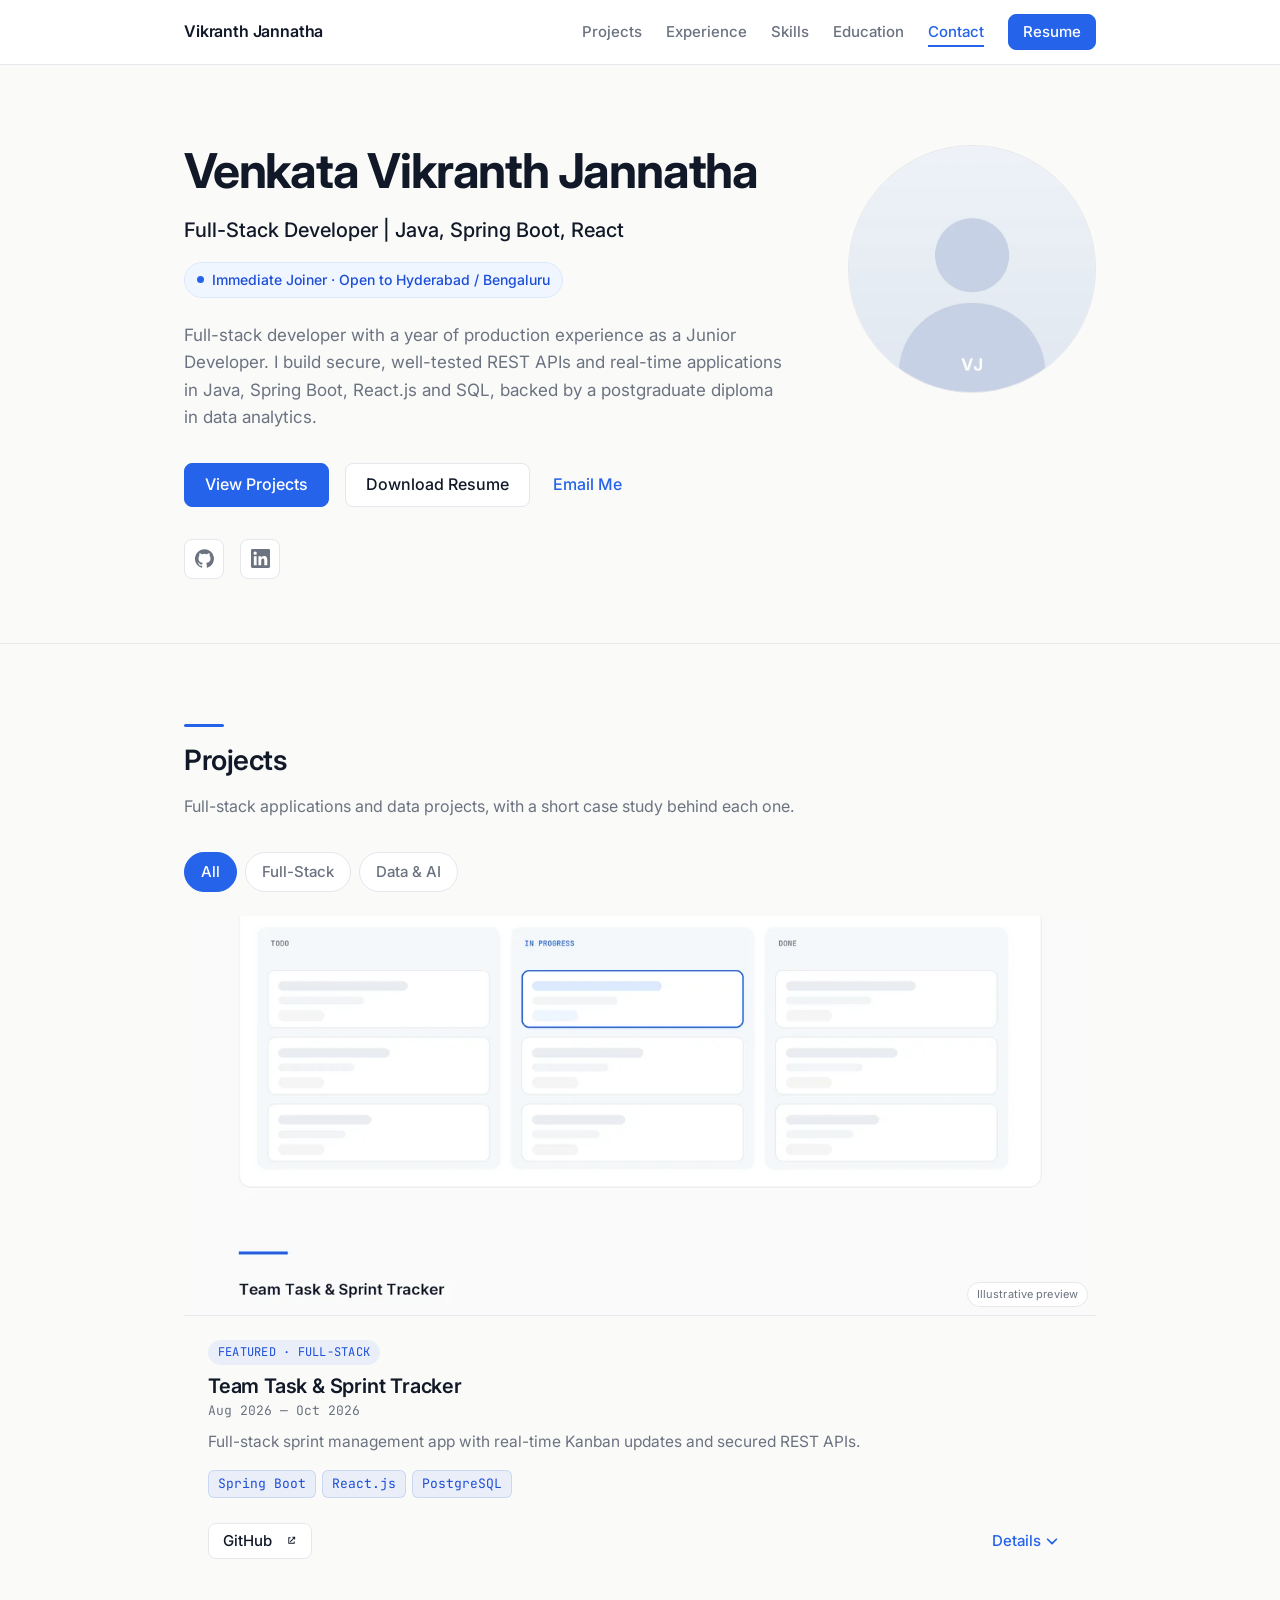
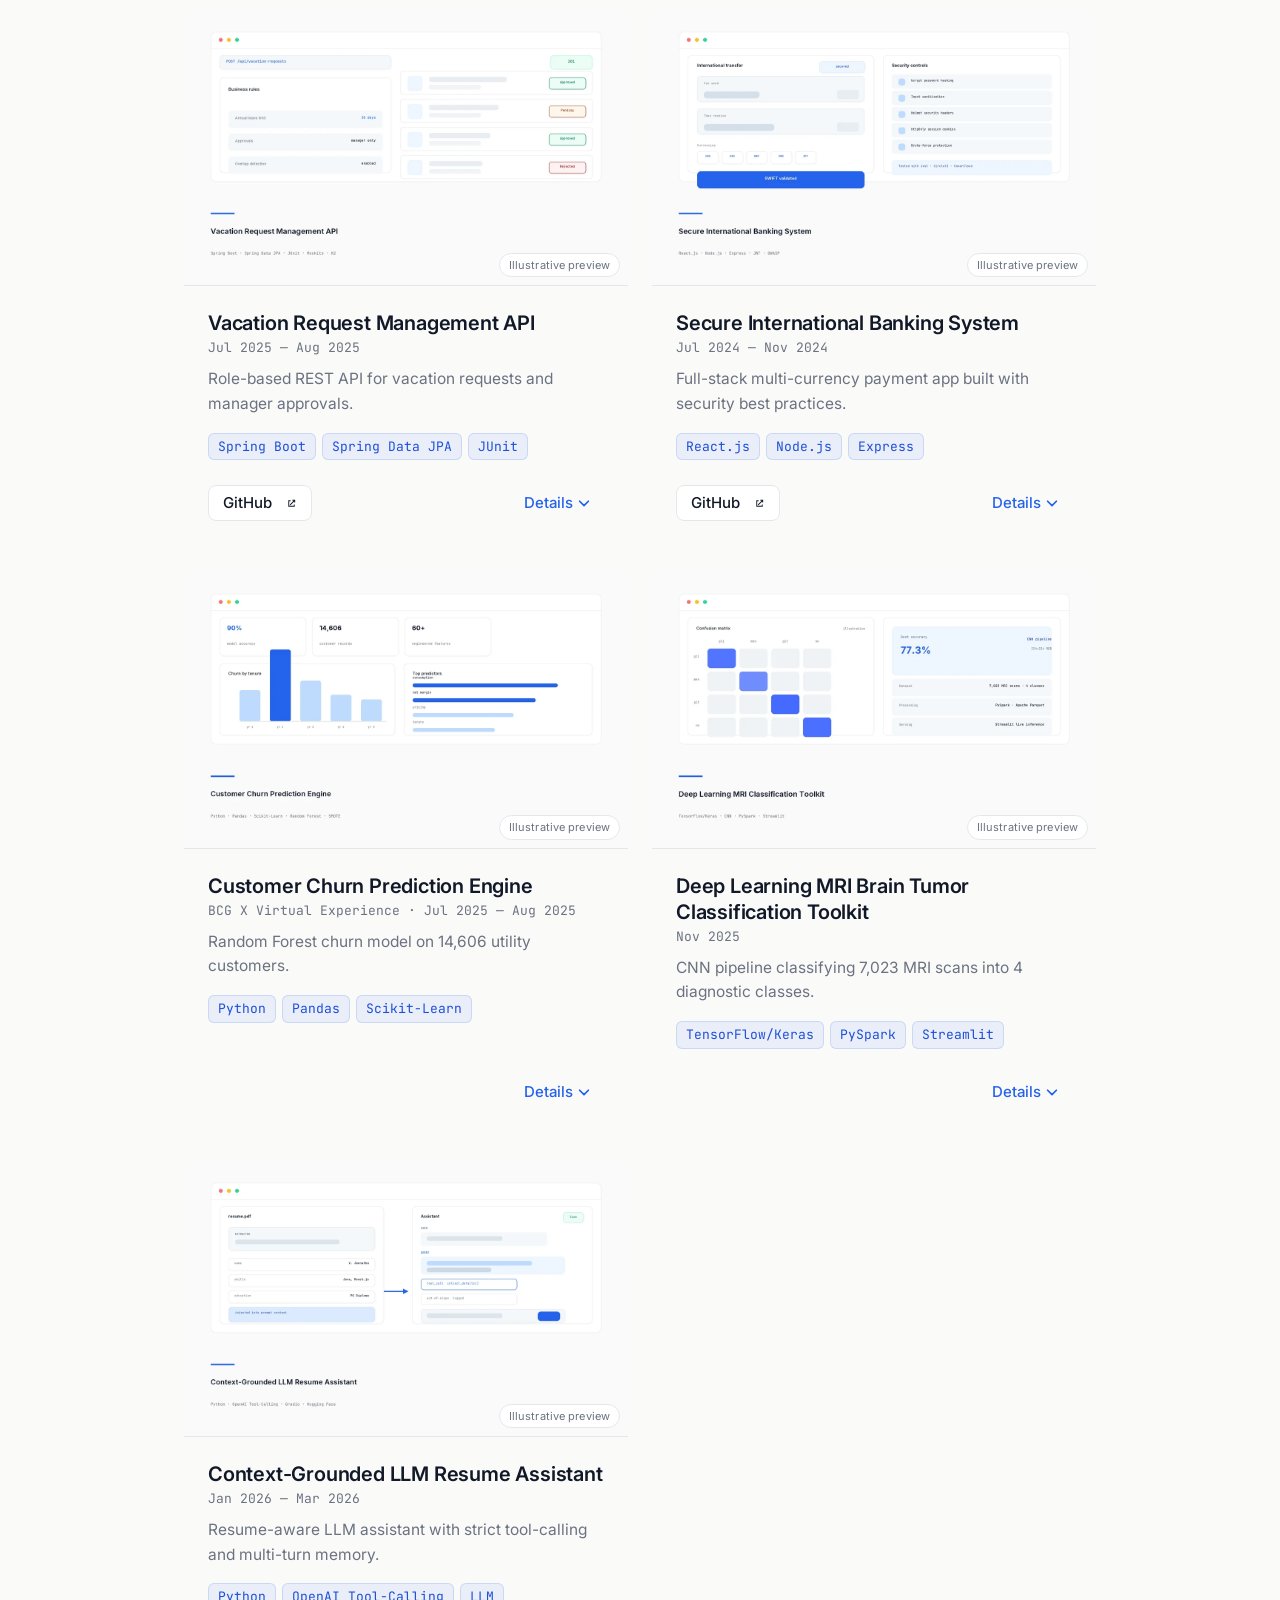
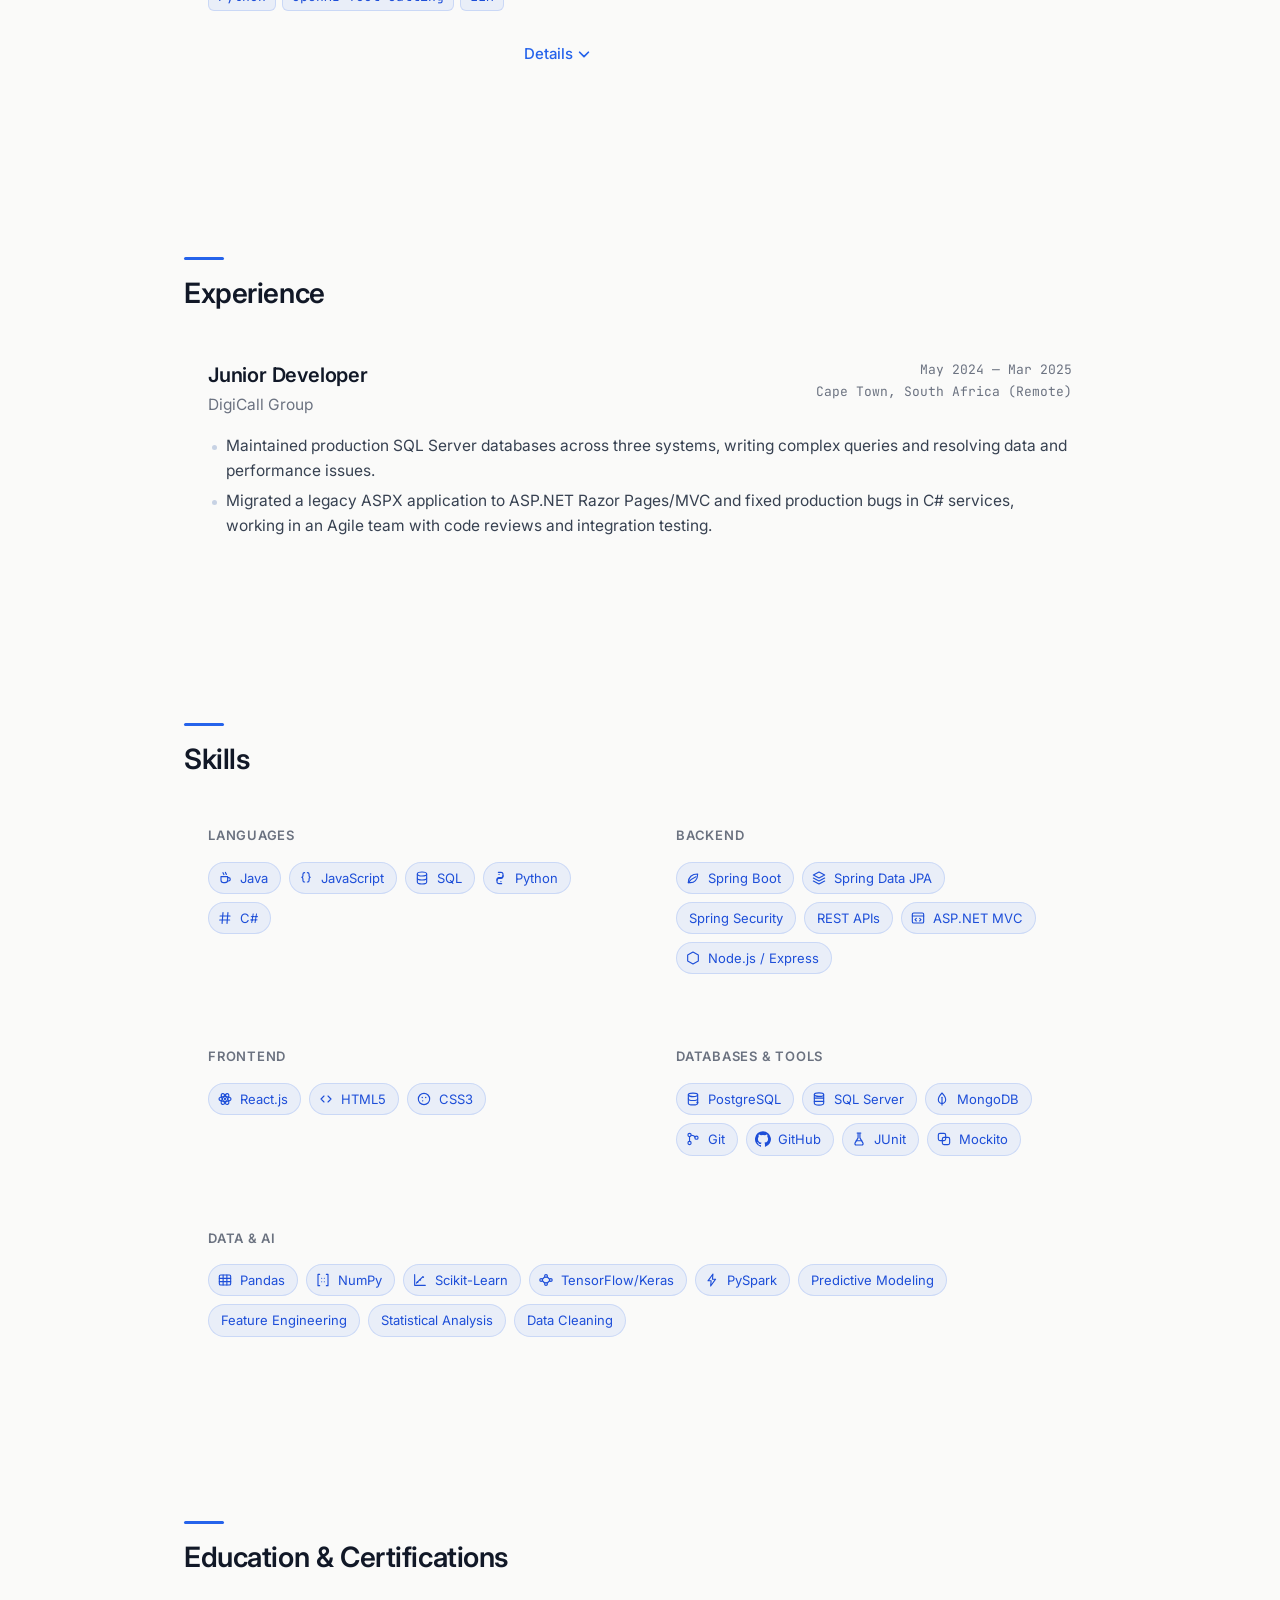
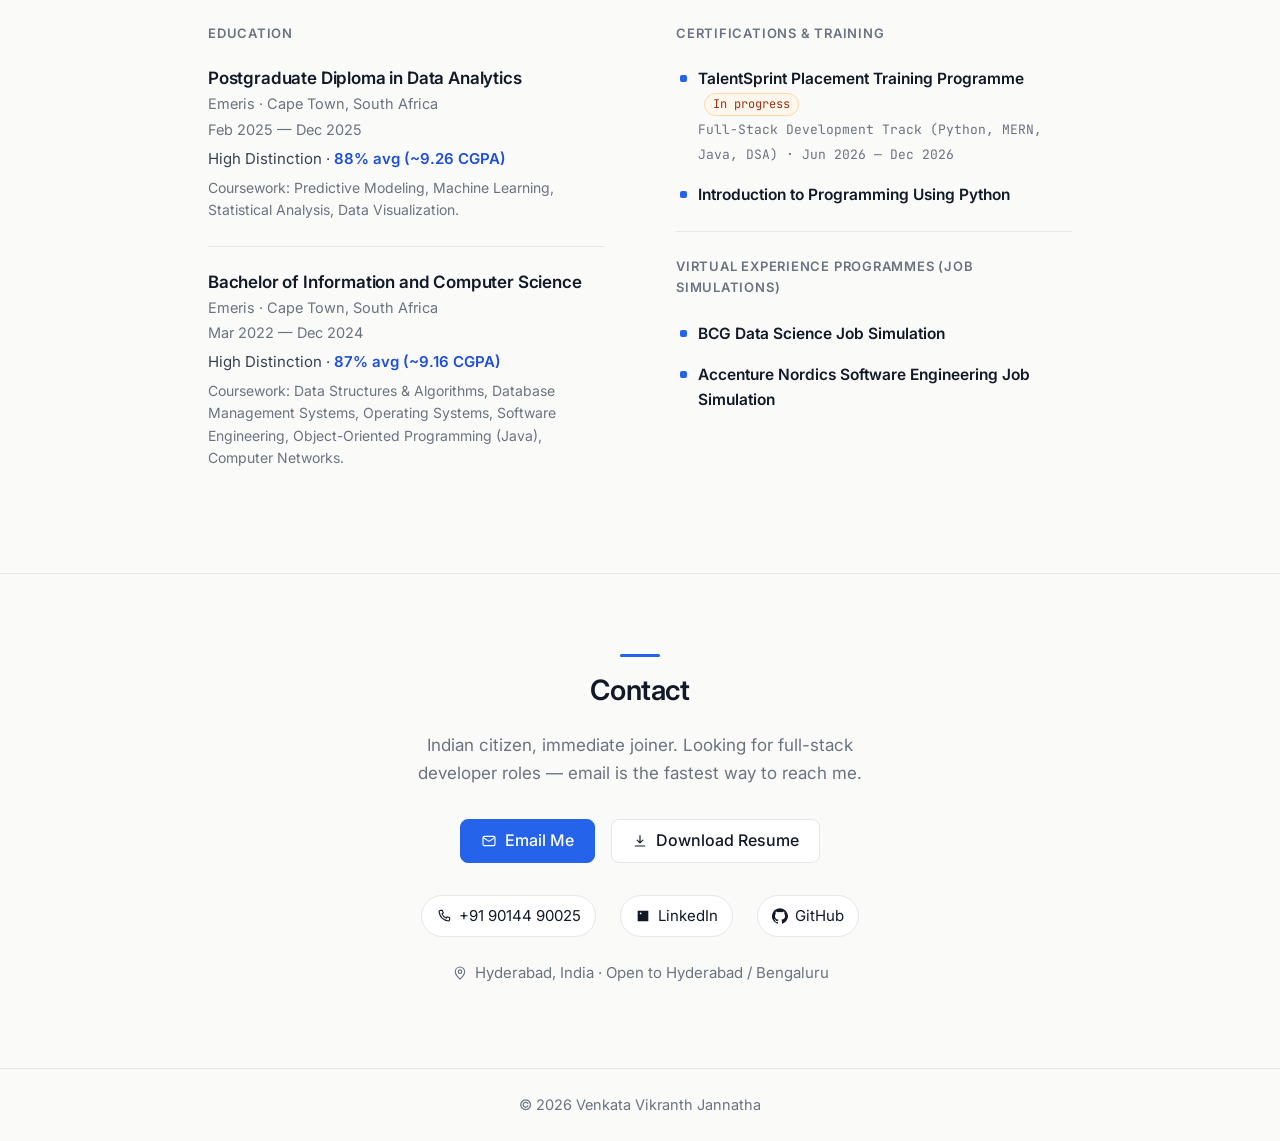
<file: index.html>
<!DOCTYPE html>
<html lang="en">
<head>
  <meta charset="UTF-8">
  <meta name="viewport" content="width=device-width, initial-scale=1.0">

  <title>Venkata Vikranth Jannatha — Full-Stack Developer</title>
  <meta name="description" content="Full-stack developer with a year of production experience as a Junior Developer. Secure REST APIs and real-time apps in Java, Spring Boot and React.js.">
  <meta name="author" content="Venkata Vikranth Jannatha">
  <meta name="theme-color" content="#fafaf9">

  <!-- Open Graph / social preview -->
  <meta property="og:type" content="website">
  <meta property="og:title" content="Venkata Vikranth Jannatha — Full-Stack Developer">
  <meta property="og:description" content="Full-stack developer with a year of production experience as a Junior Developer. Secure REST APIs and real-time apps in Java, Spring Boot and React.js.">
  <meta property="og:image" content="assets/images/og-image.png">
  <meta property="og:image:width" content="1200">
  <meta property="og:image:height" content="630">
  <meta name="twitter:card" content="summary_large_image">
  <meta name="twitter:title" content="Venkata Vikranth Jannatha — Full-Stack Developer">
  <meta name="twitter:description" content="Java, Spring Boot and React.js developer. Projects, case studies and resume.">
  <meta name="twitter:image" content="assets/images/og-image.png">

  <!-- TODO_SITE_URL: confirm this once GitHub Pages is enabled for the repository -->
  <link rel="canonical" href="https://janickvision27.github.io/Portfolio-Career/">

  <link rel="icon" type="image/png" sizes="32x32" href="assets/images/favicon-32.png">
  <link rel="apple-touch-icon" href="assets/images/apple-touch-icon.png">

  <!-- Fonts: Inter (400-700) + JetBrains Mono (400-500) -->
  <link rel="preconnect" href="https://fonts.googleapis.com">
  <link rel="preconnect" href="https://fonts.gstatic.com" crossorigin>
  <link
    href="https://fonts.googleapis.com/css2?family=Inter:wght@400;500;600;700&family=JetBrains+Mono:wght@400;500&display=swap"
    rel="stylesheet">

  <link rel="stylesheet" href="css/style.css">

  <script type="application/ld+json">
  {
    "@context": "https://schema.org",
    "@type": "Person",
    "name": "Venkata Vikranth Jannatha",
    "jobTitle": "Full-Stack Developer",
    "email": "vjannatha@gmail.com",
    "sameAs": [
      "https://github.com/JanickVision27",
      "https://www.linkedin.com/in/venkata-vikranth-jannatha-642323244/"
    ],
    "address": {
      "@type": "PostalAddress",
      "addressLocality": "Hyderabad",
      "addressCountry": "IN"
    }
  }
  </script>
</head>

<body id="top">

  <a class="skip-link" href="#main">Skip to content</a>

  <noscript>
    <style>
      /* Without JavaScript, nothing may stay hidden. */
      .filters { display: none; }                 /* the filter buttons would be dead controls */
      .details-toggle { display: none; }          /* so would the disclosure buttons */
      .project-card[hidden] { display: flex; }    /* a filtered-out card must still be readable */
      .details[hidden] { display: block; }        /* case studies read inline instead */
    </style>
  </noscript>

  <!-- ===================== 1. Navbar ===================== -->
  <header class="site-header" id="site-header">
    <div class="container nav-inner">
      <a class="logo" href="#top">Vikranth Jannatha</a>

      <button class="nav-toggle" type="button" id="nav-toggle"
              aria-expanded="false" aria-controls="nav" aria-label="Open menu">
        <span class="nav-toggle-bars" aria-hidden="true"></span>
      </button>

      <nav class="nav" id="nav" aria-label="Main">
        <ul class="nav-list">
          <li><a href="#projects">Projects</a></li>
          <li><a href="#experience">Experience</a></li>
          <li><a href="#skills">Skills</a></li>
          <li><a href="#education">Education</a></li>
          <li><a href="#contact">Contact</a></li>
          <li>
            <a class="btn btn--primary btn--sm" href="assets/resume.pdf" target="_blank" rel="noopener"
                 aria-label="Open the resume PDF in a new tab">
              Resume
            </a>
          </li>
        </ul>
      </nav>
    </div>
  </header>

  <main id="main">

    <!-- ===================== 2. Hero ===================== -->
    <section class="hero" aria-labelledby="hero-name">
      <div class="container hero-inner">

        <div class="hero-text">
          <h1 id="hero-name">Venkata Vikranth Jannatha</h1>
          <p class="hero-role">Full-Stack Developer&nbsp;|&nbsp;Java, Spring Boot, React</p>

          <p class="chip">
            <span class="chip-dot" aria-hidden="true"></span>
            Immediate Joiner · Open to Hyderabad / Bengaluru
          </p>

          <p class="hero-pitch">
            Full-stack developer with a year of production experience as a Junior Developer. I build secure, well-tested REST APIs and real-time applications in Java, Spring Boot, React.js and SQL, backed by a postgraduate diploma in data analytics.
          </p>

          <div class="hero-actions">
            <a class="btn btn--primary" href="#projects">View Projects</a>
            <a class="btn btn--outline" href="assets/resume.pdf" target="_blank" rel="noopener"
                 aria-label="Open the resume PDF in a new tab">
              Download Resume
            </a>
            <a class="btn btn--text" href="mailto:vjannatha@gmail.com">Email Me</a>
          </div>

          <ul class="hero-socials">
            <li>
              <a href="https://github.com/JanickVision27" target="_blank" rel="noopener">
                <span class="sr-only">GitHub profile (opens in a new tab)</span>
                <svg viewBox="0 0 24 24" aria-hidden="true" focusable="false">
                  <path d="M12 .3a12 12 0 0 0-3.8 23.4c.6.1.8-.3.8-.6v-2c-3.3.7-4-1.6-4-1.6-.6-1.4-1.4-1.8-1.4-1.8-1.1-.7.1-.7.1-.7 1.2.1 1.9 1.2 1.9 1.2 1 1.8 2.8 1.3 3.5 1 .1-.8.4-1.3.8-1.6-2.7-.3-5.5-1.3-5.5-5.9 0-1.3.5-2.4 1.2-3.2-.1-.3-.5-1.5.1-3.2 0 0 1-.3 3.3 1.2a11.5 11.5 0 0 1 6 0c2.3-1.5 3.3-1.2 3.3-1.2.6 1.7.2 2.9.1 3.2.8.8 1.2 1.9 1.2 3.2 0 4.6-2.8 5.6-5.5 5.9.4.4.8 1.1.8 2.2v3.3c0 .3.2.7.8.6A12 12 0 0 0 12 .3Z"/>
                </svg>
              </a>
            </li>
            <li>
              <!-- TODO_CONFIRM_LINKEDIN_URL: the same URL is used in the contact section and the JSON-LD block -->
              <a href="https://www.linkedin.com/in/venkata-vikranth-jannatha-642323244/" target="_blank" rel="noopener">
                <span class="sr-only">LinkedIn profile (opens in a new tab)</span>
                <svg viewBox="0 0 24 24" aria-hidden="true" focusable="false">
                  <path d="M20.4 20.5h-3.6v-5.6c0-1.3 0-3-1.8-3s-2.1 1.4-2.1 2.9v5.7H9.4V9h3.4v1.6h.1c.5-.9 1.6-1.9 3.4-1.9 3.6 0 4.3 2.4 4.3 5.5v6.3ZM5.3 7.4a2.1 2.1 0 1 1 0-4.2 2.1 2.1 0 0 1 0 4.2Zm1.8 13.1H3.6V9h3.5v11.5ZM22.2 0H1.8C.8 0 0 .8 0 1.7v20.5c0 1 .8 1.8 1.8 1.8h20.4c1 0 1.8-.8 1.8-1.8V1.7c0-1-.8-1.7-1.8-1.7Z"/>
                </svg>
              </a>
            </li>
          </ul>
        </div>

        <!-- Photo. Replace assets/images/profile.webp with your own square photo
             (400x400 or larger) and update the alt text below. -->
        <figure class="hero-photo">
          <img src="assets/images/profile.webp" width="640" height="640"
               alt="Portrait of Venkata Vikranth Jannatha" decoding="async">
        </figure>

      </div>
    </section>

    <!-- ===================== 3. Projects ===================== -->
    <section class="section" id="projects" aria-labelledby="projects-title">
      <div class="container">
        <h2 class="section-title" id="projects-title">Projects</h2>
        <p class="section-lede">
          Full-stack applications and data projects, with a short case study behind each one.
        </p>

        <!-- Filter chips -->
        <div class="filters" role="group" aria-label="Filter projects by category">
          <button class="filter is-active" type="button" data-filter="all" aria-pressed="true">All</button>
          <button class="filter" type="button" data-filter="fullstack" aria-pressed="false">Full-Stack</button>
          <button class="filter" type="button" data-filter="data" aria-pressed="false">Data &amp; AI</button>
        </div>

        <p class="filter-status sr-only" id="filter-status" role="status" aria-live="polite"></p>

        <div class="projects-grid">

          <!-- ── Featured: Team Task & Sprint Tracker ── -->
          <article class="card project-card project-card--featured reveal"
                   data-category="fullstack" data-project-card>
            <div class="project-media project-media--illustrative">
              <p class="preview-badge">Illustrative preview</p>
              <img src="assets/images/cover-tracker.webp" width="1200" height="750"
                   alt="Interface preview of the Team Task and Sprint Tracker: a Kanban board with TODO, In Progress and Done columns."
                   loading="eager" decoding="async">
            </div>

            <div class="project-body">
              <p class="project-flag">Featured · Full-Stack</p>
              <h3 class="project-title">Team Task &amp; Sprint Tracker</h3>
              <p class="project-meta">Aug 2026 — Oct 2026</p>
              <p class="project-summary">
                Full-stack sprint management app with real-time Kanban updates and secured REST APIs.
              </p>

              <ul class="tags">
                <li>Spring Boot</li>
                <li>React.js</li>
                <li>PostgreSQL</li>
              </ul>

              <div class="project-links">
                <a class="btn btn--outline btn--sm link-ext"
                   href="https://github.com/JanickVision27/Task-Sprint-Tracker"
                   target="_blank" rel="noopener">GitHub</a>
                <!-- TODO_LIVE_DEMO_URL: live demo button hidden until the URL is confirmed -->
                <button class="details-toggle" type="button" aria-expanded="false" aria-controls="details-tracker">
                  <span class="details-label">Details</span>
                  <svg viewBox="0 0 16 16" aria-hidden="true" focusable="false"><path fill="none" stroke="currentColor" stroke-width="2" stroke-linecap="round" stroke-linejoin="round" d="M3 6l5 5 5-5"/></svg>
                </button>
              </div>
            </div>

            <div class="details" id="details-tracker" hidden>
              <h4>What it does</h4>
              <p>
                Teams plan work as Projects → Sprints → Tasks → Comments, and the Kanban board updates
                live for everyone viewing it.
              </p>
              <h4>What I built</h4>
              <ul>
                <li>Backend in Java and Spring Boot with Spring Data JPA over PostgreSQL, modelling Projects, Sprints, Tasks and Comments.</li>
                <li>Real-time Kanban collaboration using WebSockets, STOMP and SockJS, so task updates reach connected clients without polling.</li>
                <li>REST APIs secured with Spring Security, JWT, BCrypt and role-based access control.</li>
                <li>DTO validation and centralized exception handling for consistent API behaviour.</li>
              </ul>
              <h4>Key tech</h4>
              <p>Java · Spring Boot · Spring Data JPA · Spring Security · JWT · WebSockets (STOMP/SockJS) · React.js · PostgreSQL</p>
            </div>
          </article>

          <!-- ── Vacation Request Management API ── -->
          <article class="card project-card reveal" data-category="fullstack" data-project-card>
            <div class="project-media project-media--illustrative">
              <p class="preview-badge">Illustrative preview</p>
              <img src="assets/images/cover-vacation-api.webp" width="1200" height="750"
                   alt="Interface preview of the Vacation Request Management API: a leave balance panel beside a list of requests marked approved, pending and rejected."
                   loading="lazy" decoding="async">
            </div>

            <div class="project-body">
              <h3 class="project-title">Vacation Request Management API</h3>
              <p class="project-meta">Jul 2025 — Aug 2025</p>
              <p class="project-summary">
                Role-based REST API for vacation requests and manager approvals.
              </p>

              <ul class="tags">
                <li>Spring Boot</li>
                <li>Spring Data JPA</li>
                <li>JUnit</li>
              </ul>

              <div class="project-links">
                <a class="btn btn--outline btn--sm link-ext"
                   href="https://github.com/JanickVision27/Spring-Boot-Project-Java"
                   target="_blank" rel="noopener">GitHub</a>
                <button class="details-toggle" type="button" aria-expanded="false" aria-controls="details-vacation">
                  <span class="details-label">Details</span>
                  <svg viewBox="0 0 16 16" aria-hidden="true" focusable="false"><path fill="none" stroke="currentColor" stroke-width="2" stroke-linecap="round" stroke-linejoin="round" d="M3 6l5 5 5-5"/></svg>
                </button>
              </div>
            </div>

            <div class="details" id="details-vacation" hidden>
              <h4>What it does</h4>
              <p>
                Employees submit vacation requests and managers approve or reject them, with policy
                validation and role-based access control.
              </p>
              <h4>What I built</h4>
              <ul>
                <li>Employee vacation requests and manager approvals with role-based access control and policy validation.</li>
                <li>DTO-based validation and centralized exception handling for consistent API behaviour.</li>
                <li>29 JUnit and Mockito tests, including unit and integration tests with Spring Data JPA and an H2 test database.</li>
              </ul>
              <h4>Key tech</h4>
              <p>Java · Spring Boot · Spring Data JPA · JUnit · Mockito · H2</p>
            </div>
          </article>

          <!-- ── Secure International Banking System ── -->
          <article class="card project-card reveal" data-category="fullstack" data-project-card>
            <div class="project-media project-media--illustrative">
              <p class="preview-badge">Illustrative preview</p>
              <img src="assets/images/cover-banking.webp" width="1200" height="750"
                   alt="Interface preview of the Secure International Banking System: a multi-currency transfer form beside a list of recent SWIFT transfers."
                   loading="lazy" decoding="async">
            </div>

            <div class="project-body">
              <h3 class="project-title">Secure International Banking System</h3>
              <p class="project-meta">Jul 2024 — Nov 2024</p>
              <p class="project-summary">
                Full-stack multi-currency payment app built with security best practices.
              </p>

              <ul class="tags">
                <li>React.js</li>
                <li>Node.js</li>
                <li>Express</li>
              </ul>

              <div class="project-links">
                <a class="btn btn--outline btn--sm link-ext"
                   href="https://github.com/JanickVision27/APDS_POE"
                   target="_blank" rel="noopener">GitHub</a>
                <button class="details-toggle" type="button" aria-expanded="false" aria-controls="details-banking">
                  <span class="details-label">Details</span>
                  <svg viewBox="0 0 16 16" aria-hidden="true" focusable="false"><path fill="none" stroke="currentColor" stroke-width="2" stroke-linecap="round" stroke-linejoin="round" d="M3 6l5 5 5-5"/></svg>
                </button>
              </div>
            </div>

            <div class="details" id="details-banking" hidden>
              <h4>What it does</h4>
              <p>
                Multi-currency payment app with SWIFT validation and OWASP-based security hardening.
              </p>
              <h4>What I built</h4>
              <ul>
                <li>REST APIs for multi-currency transactions and SWIFT validation.</li>
                <li>JWT authentication, bcrypt hashing, input sanitization, rate limiting and Helmet security headers based on OWASP practices.</li>
                <li>Automated testing and static analysis with Jest, CircleCI and SonarCloud.</li>
                <li>Structured logging with Winston and Morgan.</li>
              </ul>
              <h4>Key tech</h4>
              <p>React.js · Node.js · Express · JWT · bcrypt · Helmet · Jest · CircleCI · SonarCloud</p>
            </div>
          </article>

          <!-- ── Customer Churn Prediction Engine ── -->
          <article class="card project-card reveal" data-category="data" data-project-card>
            <div class="project-media project-media--illustrative">
              <p class="preview-badge">Illustrative preview</p>
              <img src="assets/images/cover-churn.webp" width="1200" height="750"
                   alt="Interface preview of the Customer Churn Prediction Engine: accuracy and dataset cards above a churn-by-tenure chart and a chart of the top predictive features."
                   loading="lazy" decoding="async">
            </div>

            <div class="project-body">
              <h3 class="project-title">Customer Churn Prediction Engine</h3>
              <p class="project-meta">BCG X Virtual Experience · Jul 2025 — Aug 2025</p>
              <p class="project-summary">
                Random Forest churn model on 14,606 utility customers.
              </p>

              <ul class="tags">
                <li>Python</li>
                <li>Pandas</li>
                <li>Scikit-Learn</li>
              </ul>

              <div class="project-links">
                <!-- TODO_GITHUB_URL: GitHub button hidden until the repository URL is confirmed -->
                <button class="details-toggle" type="button" aria-expanded="false" aria-controls="details-churn">
                  <span class="details-label">Details</span>
                  <svg viewBox="0 0 16 16" aria-hidden="true" focusable="false"><path fill="none" stroke="currentColor" stroke-width="2" stroke-linecap="round" stroke-linejoin="round" d="M3 6l5 5 5-5"/></svg>
                </button>
              </div>
            </div>

            <div class="details" id="details-churn" hidden>
              <h4>What it does</h4>
              <p>
                Predicts which utility customers are likely to leave and identifies the main churn
                drivers.
              </p>
              <h4>What I built</h4>
              <ul>
                <li>Analysed historical data for 14,606 customers with Pandas and Seaborn to isolate churn drivers, including a 27% churn spike in year-2 cohorts.</li>
                <li>Engineered 60+ features (rolling price differentials, log-transformed consumption, one-hot encodings) and reduced multi-collinearity with correlation filtering.</li>
                <li>Trained a Random Forest classifier reaching 90% accuracy, using SMOTE for class imbalance and RandomizedSearchCV for hyperparameter tuning.</li>
              </ul>
              <h4>Key tech</h4>
              <p>Python · Pandas · NumPy · Scikit-Learn · Seaborn · SMOTE · RandomizedSearchCV</p>
              <!-- TODO_CHURN_PRECISION_RECALL: add precision/recall if available -->
            </div>
          </article>

          <!-- ── MRI Classification Toolkit ── -->
          <article class="card project-card reveal" data-category="data" data-project-card>
            <div class="project-media project-media--illustrative">
              <p class="preview-badge">Illustrative preview</p>
              <img src="assets/images/cover-mri.webp" width="1200" height="750"
                   alt="Interface preview of the MRI Classification Toolkit: a four-class confusion matrix beside a model comparison panel showing the CNN pipeline's 77.3 percent accuracy."
                   loading="lazy" decoding="async">
            </div>

            <div class="project-body">
              <h3 class="project-title">Deep Learning MRI Brain Tumor Classification Toolkit</h3>
              <p class="project-meta">Nov 2025</p>
              <p class="project-summary">
                CNN pipeline classifying 7,023 MRI scans into 4 diagnostic classes.
              </p>

              <ul class="tags">
                <li>TensorFlow/Keras</li>
                <li>PySpark</li>
                <li>Streamlit</li>
              </ul>

              <div class="project-links">
                <!-- TODO_GITHUB_URL and TODO_LIVE_DEMO_URL: both buttons hidden until confirmed -->
                <button class="details-toggle" type="button" aria-expanded="false" aria-controls="details-mri">
                  <span class="details-label">Details</span>
                  <svg viewBox="0 0 16 16" aria-hidden="true" focusable="false"><path fill="none" stroke="currentColor" stroke-width="2" stroke-linecap="round" stroke-linejoin="round" d="M3 6l5 5 5-5"/></svg>
                </button>
              </div>
            </div>

            <div class="details" id="details-mri" hidden>
              <h4>What it does</h4>
              <p>
                Takes an MRI scan and predicts which of four diagnostic classes it belongs to, served
                through a live web application.
              </p>
              <h4>What I built</h4>
              <ul>
                <li>End-to-end computer vision pipeline automating preprocessing, resizing and validation splits.</li>
                <li>Compared a custom CNN with an Xception transfer-learning model; best accuracy 77.3%.</li>
                <li>Used PySpark and Apache Parquet for cached dataset snapshots.</li>
                <li>Deployed a live Streamlit app for instant image predictions.</li>
              </ul>
              <h4>Key tech</h4>
              <p>Python · TensorFlow/Keras · CNN · Xception · PySpark · Apache Parquet · Streamlit</p>
            </div>
          </article>

          <!-- ── Context-Grounded LLM Resume Assistant ── -->
          <article class="card project-card reveal" data-category="data" data-project-card>
            <div class="project-media project-media--illustrative">
              <p class="preview-badge">Illustrative preview</p>
              <img src="assets/images/cover-resume-assistant.webp" width="1200" height="750"
                   alt="Interface preview of the Context-Grounded LLM Resume Assistant: extracted resume fields feeding into an assistant chat with structured tool calls."
                   loading="lazy" decoding="async">
            </div>

            <div class="project-body">
              <h3 class="project-title">Context-Grounded LLM Resume Assistant</h3>
              <p class="project-meta">Jan 2026 — Mar 2026</p>
              <p class="project-summary">
                Resume-aware LLM assistant with strict tool-calling and multi-turn memory.
              </p>

              <ul class="tags">
                <li>Python</li>
                <li>OpenAI Tool-Calling</li>
                <li>LLM</li>
              </ul>

              <div class="project-links">
                <!-- TODO_GITHUB_URL: GitHub button hidden until the repository URL is confirmed -->
                <button class="details-toggle" type="button" aria-expanded="false" aria-controls="details-resume">
                  <span class="details-label">Details</span>
                  <svg viewBox="0 0 16 16" aria-hidden="true" focusable="false"><path fill="none" stroke="currentColor" stroke-width="2" stroke-linecap="round" stroke-linejoin="round" d="M3 6l5 5 5-5"/></svg>
                </button>
              </div>
            </div>

            <div class="details" id="details-resume" hidden>
              <h4>What it does</h4>
              <p>
                LLM assistant grounded in a user's resume, using strict tool-calling and multi-turn
                memory.
              </p>
              <h4>What I built</h4>
              <ul>
                <li>Automated PDF extraction pipeline that injects résumé data into LLM prompts.</li>
                <li>Strict OpenAI Tool-Calling functions to standardise data collection and handle out-of-scope queries.</li>
                <li>Memory structures for multi-turn continuity.</li>
                <li>Deployed with environment-variable secret management for API keys.</li>
              </ul>
              <h4>Key tech</h4>
              <p>Python · OpenAI Tool-Calling · LLM orchestration · PDF extraction · Environment-based secrets</p>
            </div>
          </article>

        </div>
      </div>
    </section>

    <!-- ===================== 4. Experience ===================== -->
    <section class="section" id="experience" aria-labelledby="experience-title">
      <div class="container">
        <h2 class="section-title" id="experience-title">Experience</h2>

        <article class="xp-item reveal">
          <div class="xp-head">
            <div>
              <h3 class="xp-role">Junior Developer</h3>
              <p class="xp-org">DigiCall Group</p>
            </div>
            <p class="xp-when">May 2024 — Mar 2025<br><span>Cape Town, South Africa (Remote)</span></p>
          </div>
          <ul class="xp-points">
            <li>Maintained production SQL Server databases across three systems, writing complex queries and resolving data and performance issues.</li>
            <li>Migrated a legacy ASPX application to ASP.NET Razor Pages/MVC and fixed production bugs in C# services, working in an Agile team with code reviews and integration testing.</li>
          </ul>
        </article>
      </div>
    </section>

    <!-- ===================== 5. Skills ===================== -->
    <section class="section" id="skills" aria-labelledby="skills-title">
      <div class="container">
        <h2 class="section-title" id="skills-title">Skills</h2>

        <div class="skills-grid">

          <div class="card skill-group reveal">
            <h3>Languages</h3>
            <ul class="chips">
              <li class="chip-skill"><span class="chip-icon" data-icon="java" aria-hidden="true"></span>Java</li>
              <li class="chip-skill"><span class="chip-icon" data-icon="javascript" aria-hidden="true"></span>JavaScript</li>
              <li class="chip-skill"><span class="chip-icon" data-icon="sql" aria-hidden="true"></span>SQL</li>
              <li class="chip-skill"><span class="chip-icon" data-icon="python" aria-hidden="true"></span>Python</li>
              <li class="chip-skill"><span class="chip-icon" data-icon="csharp" aria-hidden="true"></span>C#</li>
            </ul>
          </div>

          <div class="card skill-group reveal">
            <h3>Backend</h3>
            <ul class="chips">
              <li class="chip-skill"><span class="chip-icon" data-icon="spring" aria-hidden="true"></span>Spring Boot</li>
              <li class="chip-skill"><span class="chip-icon" data-icon="jpa" aria-hidden="true"></span>Spring Data JPA</li>
              <li class="chip-skill chip-skill--plain">Spring Security</li>
              <li class="chip-skill chip-skill--plain">REST APIs</li>
              <li class="chip-skill"><span class="chip-icon" data-icon="dotnet" aria-hidden="true"></span>ASP.NET MVC</li>
              <li class="chip-skill"><span class="chip-icon" data-icon="nodejs" aria-hidden="true"></span>Node.js / Express</li>
            </ul>
          </div>

          <div class="card skill-group reveal">
            <h3>Frontend</h3>
            <ul class="chips">
              <li class="chip-skill"><span class="chip-icon" data-icon="react" aria-hidden="true"></span>React.js</li>
              <li class="chip-skill"><span class="chip-icon" data-icon="html5" aria-hidden="true"></span>HTML5</li>
              <li class="chip-skill"><span class="chip-icon" data-icon="css3" aria-hidden="true"></span>CSS3</li>
            </ul>
          </div>

          <div class="card skill-group reveal">
            <h3>Databases &amp; Tools</h3>
            <ul class="chips">
              <li class="chip-skill"><span class="chip-icon" data-icon="postgresql" aria-hidden="true"></span>PostgreSQL</li>
              <li class="chip-skill"><span class="chip-icon" data-icon="sqlserver" aria-hidden="true"></span>SQL Server</li>
              <li class="chip-skill"><span class="chip-icon" data-icon="mongodb" aria-hidden="true"></span>MongoDB</li>
              <li class="chip-skill"><span class="chip-icon" data-icon="git" aria-hidden="true"></span>Git</li>
              <li class="chip-skill"><span class="chip-icon" data-icon="github" aria-hidden="true"></span>GitHub</li>
              <li class="chip-skill"><span class="chip-icon" data-icon="junit" aria-hidden="true"></span>JUnit</li>
              <li class="chip-skill"><span class="chip-icon" data-icon="mockito" aria-hidden="true"></span>Mockito</li>
            </ul>
          </div>

          <div class="card skill-group skill-group--wide reveal">
            <h3>Data &amp; AI</h3>
            <ul class="chips">
              <li class="chip-skill"><span class="chip-icon" data-icon="pandas" aria-hidden="true"></span>Pandas</li>
              <li class="chip-skill"><span class="chip-icon" data-icon="numpy" aria-hidden="true"></span>NumPy</li>
              <li class="chip-skill"><span class="chip-icon" data-icon="sklearn" aria-hidden="true"></span>Scikit-Learn</li>
              <li class="chip-skill"><span class="chip-icon" data-icon="tensorflow" aria-hidden="true"></span>TensorFlow/Keras</li>
              <li class="chip-skill"><span class="chip-icon" data-icon="pyspark" aria-hidden="true"></span>PySpark</li>
              <li class="chip-skill chip-skill--plain">Predictive Modeling</li>
              <li class="chip-skill chip-skill--plain">Feature Engineering</li>
              <li class="chip-skill chip-skill--plain">Statistical Analysis</li>
              <li class="chip-skill chip-skill--plain">Data Cleaning</li>
            </ul>
          </div>

        </div>
      </div>
    </section>

    <!-- ===================== 6. Education & Certifications ===================== -->
    <section class="section" id="education" aria-labelledby="education-title">
      <div class="container">
        <h2 class="section-title" id="education-title">Education &amp; Certifications</h2>

        <div class="two-col">

          <div class="card block reveal">
            <h3 class="block-title">Education</h3>

            <div class="entry">
              <h4>Postgraduate Diploma in Data Analytics</h4>
              <p class="entry-meta">Emeris · Cape Town, South Africa</p>
              <p class="entry-meta">Feb 2025 — Dec 2025</p>
              <p class="entry-note">High Distinction · <strong>88% avg (~9.26 CGPA)</strong></p>
              <p class="entry-extra">Coursework: Predictive Modeling, Machine Learning, Statistical Analysis, Data Visualization.</p>
            </div>

            <div class="entry">
              <h4>Bachelor of Information and Computer Science</h4>
              <p class="entry-meta">Emeris · Cape Town, South Africa</p>
              <p class="entry-meta">Mar 2022 — Dec 2024</p>
              <p class="entry-note">High Distinction · <strong>87% avg (~9.16 CGPA)</strong></p>
              <p class="entry-extra">Coursework: Data Structures &amp; Algorithms, Database Management Systems, Operating Systems, Software Engineering, Object-Oriented Programming (Java), Computer Networks.</p>
            </div>
          </div>

          <div class="card block reveal">
            <h3 class="block-title">Certifications &amp; Training</h3>

            <ul class="cert-list">
              <li>
                <strong>TalentSprint Placement Training Programme</strong>
                <span class="pill-progress">In progress</span>
                <br><span class="cert-meta">Full-Stack Development Track (Python, MERN, Java, DSA) · Jun 2026 — Dec 2026</span>
              </li>
              <li>
                <strong>Introduction to Programming Using Python</strong>
              </li>
            </ul>

            <h3 class="block-title block-title--sub">Virtual experience programmes (job simulations)</h3>
            <ul class="cert-list">
              <li>
                <strong>BCG Data Science Job Simulation</strong>
              </li>
              <li>
                <strong>Accenture Nordics Software Engineering Job Simulation</strong>
              </li>
            </ul>
          </div>

        </div>
      </div>
    </section>

    <!-- ===================== 7. Contact ===================== -->
    <section class="section contact" id="contact" aria-labelledby="contact-title">
      <div class="container">
        <h2 class="section-title" id="contact-title">Contact</h2>
        <p class="contact-lede">
          Indian citizen, immediate joiner. Looking for full-stack developer roles — email is the
          fastest way to reach me.
        </p>

        <div class="contact-actions">
          <a class="btn btn--primary" href="mailto:vjannatha@gmail.com">
            <span class="chip-icon" data-icon="mail" aria-hidden="true"></span>
            Email Me
          </a>
          <a class="btn btn--outline" href="assets/resume.pdf" target="_blank" rel="noopener"
             aria-label="Open the resume PDF in a new tab">
            <span class="chip-icon" data-icon="download" aria-hidden="true"></span>
            Download Resume
          </a>
        </div>

        <div class="contact-quick">
          <a class="contact-link" href="tel:+919014490025">
            <span class="chip-icon" data-icon="phone" aria-hidden="true"></span>+91 90144 90025
          </a>
          <a class="contact-link" href="https://www.linkedin.com/in/venkata-vikranth-jannatha-642323244/"
             target="_blank" rel="noopener">
            <span class="chip-icon" data-icon="linkedin" aria-hidden="true"></span>LinkedIn
          </a>
          <a class="contact-link" href="https://github.com/JanickVision27" target="_blank" rel="noopener">
            <span class="chip-icon" data-icon="github" aria-hidden="true"></span>GitHub
          </a>
        </div>

        <p class="contact-location">
          <span class="chip-icon" data-icon="pin" aria-hidden="true"></span>
          Hyderabad, India · Open to Hyderabad / Bengaluru
        </p>
      </div>
    </section>

  </main>

  <!-- ===================== Footer ===================== -->
  <footer class="site-footer">
    <div class="container">
      <p>© 2026 Venkata Vikranth Jannatha</p>
    </div>
  </footer>

  <script src="js/main.js"></script>
</body>
</html>
</file>
<file: css/style.css>
/* =========================================================================
   Venkata Vikranth Jannatha — portfolio
   Light theme only. One accent colour, 8px spacing scale, content first.
   Organised as:
     1. Tokens          7. Projects
     2. Base / reset    8. Experience
     3. Layout helpers  9. Skills
     4. Buttons        10. Education & certifications
     5. Header / nav   11. Contact
     6. Hero           12. Footer, motion, responsive
   ========================================================================= */

/* =========================================================================
   1. Tokens
   ========================================================================= */
:root {
  /* Colour */
  --bg:            #FAFAF9;
  --surface:       #FFFFFF;
  --border:        #E5E7EB;
  --ink:           #111827;
  --muted:         #6B7280;
  --accent:        #2563EB;
  --accent-dark:   #1D4ED8;
  --accent-soft:   #EFF6FF;
  --tag-bg:        rgba(37, 99, 235, 0.08);
  --tag-border:    rgba(37, 99, 235, 0.16);
  --tag-text:      #1D4ED8;   /* darker accent so tags pass AA on any surface */

  /* Typography */
  --font-body: "Inter", -apple-system, BlinkMacSystemFont, "Segoe UI", Roboto, Arial, sans-serif;
  --font-mono: "JetBrains Mono", ui-monospace, SFMono-Regular, Menlo, Consolas, monospace;
  --fs-name:    48px;
  --fs-section: 28px;
  --fs-card:    20px;
  --fs-body:    16px;
  --fs-tag:     13px;

  /* Spacing — 8px scale */
  --s-1: 8px;
  --s-2: 16px;
  --s-3: 24px;
  --s-4: 32px;
  --s-5: 64px;

  /* Chrome */
  --container:  960px;
  --gutter:     var(--s-3);
  --section-y:  80px;
  --radius:     12px;
  --radius-sm:  8px;
  --header-h:   64px;
  --shadow:     0 4px 12px rgba(17, 24, 39, 0.06), 0 2px 4px rgba(17, 24, 39, 0.04);
  --ease:       160ms ease;
}

/* =========================================================================
   2. Base / reset
   ========================================================================= */
*,
*::before,
*::after { box-sizing: border-box; }

html {
  scroll-behavior: smooth;
  -webkit-text-size-adjust: 100%;
}

body {
  margin: 0;
  background: var(--bg);
  color: var(--ink);
  font-family: var(--font-body);
  font-size: var(--fs-body);
  line-height: 1.6;
  overflow-x: hidden;            /* no horizontal scrolling from 320px up */
  -webkit-font-smoothing: antialiased;
}

h1, h2, h3, h4, p, ul, ol, figure { margin: 0; }
ul, ol { padding: 0; list-style: none; }

img {
  display: block;
  max-width: 100%;
  height: auto;
}

a { color: var(--accent); text-decoration: none; }
a:hover { text-decoration: underline; }

:focus-visible {
  outline: 2px solid var(--accent);
  outline-offset: 3px;
  border-radius: 4px;
}

::selection { background: #DBEAFE; }

/* =========================================================================
   3. Layout helpers
   ========================================================================= */
.container {
  width: 100%;
  max-width: var(--container);
  margin-inline: auto;
  padding-inline: var(--gutter);
}

.section {
  padding-block: var(--section-y);
  scroll-margin-top: calc(var(--header-h) + 24px);
}

.section-title {
  font-size: var(--fs-section);
  font-weight: 600;
  letter-spacing: -0.015em;
  line-height: 1.25;
  margin-bottom: var(--s-3);
}

.section-title::before {
  content: "";
  display: block;
  width: 40px;
  height: 3px;
  border-radius: 2px;
  background: var(--accent);
  margin-bottom: var(--s-2);
}

.section-lede {
  margin: calc(var(--s-1) * -1) 0 var(--s-4);
  max-width: 62ch;
  color: var(--muted);
}

.sr-only {
  position: absolute;
  width: 1px;
  height: 1px;
  padding: 0;
  margin: -1px;
  overflow: hidden;
  clip: rect(0 0 0 0);
  white-space: nowrap;
  border: 0;
}

.skip-link {
  position: absolute;
  top: -60px;
  left: var(--s-2);
  z-index: 100;
  padding: 10px 16px;
  background: var(--surface);
  border: 1px solid var(--border);
  border-radius: var(--radius-sm);
  color: var(--ink);
  font-weight: 500;
  transition: top var(--ease);
}
.skip-link:focus { top: var(--s-1); text-decoration: none; }

/* =========================================================================
   4. Buttons
   ========================================================================= */
.btn {
  display: inline-flex;
  align-items: center;
  justify-content: center;
  gap: var(--s-1);
  min-height: 44px;
  padding: 10px 20px;
  border: 1px solid transparent;
  border-radius: var(--radius-sm);
  font: inherit;
  font-weight: 500;
  line-height: 1.2;
  cursor: pointer;
  transition: background-color var(--ease), border-color var(--ease), color var(--ease);
}
.btn:hover { text-decoration: none; }

.btn--primary {
  background: var(--accent);
  border-color: var(--accent);
  color: #FFFFFF;
}
.btn--primary:hover { background: var(--accent-dark); border-color: var(--accent-dark); }

.btn--outline {
  background: var(--surface);
  border-color: var(--border);
  color: var(--ink);
}
.btn--outline:hover { border-color: var(--accent); color: var(--accent); }

.btn--text {
  min-height: 0;
  padding: 10px 6px;
  color: var(--accent);
}
.btn--text:hover { text-decoration: underline; }

.btn--sm { min-height: 36px; padding: 6px 14px; font-size: 15px; }

/* =========================================================================
   5. Header / nav
   ========================================================================= */
.site-header {
  position: sticky;
  top: 0;
  z-index: 50;
  background: var(--surface);
  border-bottom: 1px solid var(--border);
}
.site-header.is-scrolled { box-shadow: 0 1px 2px rgba(17, 24, 39, 0.04); }

.nav-inner {
  display: flex;
  align-items: center;
  justify-content: space-between;
  gap: var(--s-3);
  min-height: var(--header-h);
}

.logo {
  color: var(--ink);
  font-weight: 600;
  letter-spacing: -0.01em;
  white-space: nowrap;
}
.logo:hover { color: var(--accent); text-decoration: none; }

.nav { display: flex; align-items: center; }
.nav-list { display: flex; align-items: center; gap: var(--s-3); }

.nav-list a:not(.btn) {
  color: var(--muted);
  font-size: 15px;
  font-weight: 500;
  padding-block: 4px;
  border-bottom: 2px solid transparent;
  transition: color var(--ease), border-color var(--ease);
}
.nav-list a:not(.btn):hover { color: var(--ink); text-decoration: none; }
.nav-list a.is-active { color: var(--accent); border-bottom-color: var(--accent); }

.nav-toggle {
  display: none;
  width: 44px;
  height: 44px;
  padding: 0;
  background: var(--surface);
  border: 1px solid var(--border);
  border-radius: var(--radius-sm);
  cursor: pointer;
}
.nav-toggle:hover { border-color: var(--accent); }

/* hamburger drawn in CSS so there is no icon dependency */
.nav-toggle-bars,
.nav-toggle-bars::before,
.nav-toggle-bars::after {
  display: block;
  width: 20px;
  height: 2px;
  border-radius: 2px;
  background: var(--ink);
  transition: transform var(--ease), opacity var(--ease);
}
.nav-toggle-bars { position: relative; margin-inline: auto; }
.nav-toggle-bars::before,
.nav-toggle-bars::after { content: ""; position: absolute; left: 0; }
.nav-toggle-bars::before { top: -6px; }
.nav-toggle-bars::after  { top: 6px; }

.nav-toggle[aria-expanded="true"] .nav-toggle-bars { background: transparent; }
.nav-toggle[aria-expanded="true"] .nav-toggle-bars::before { transform: translateY(6px) rotate(45deg); }
.nav-toggle[aria-expanded="true"] .nav-toggle-bars::after  { transform: translateY(-6px) rotate(-45deg); }

/* =========================================================================
   6. Hero
   ========================================================================= */
.hero {
  padding-block: var(--section-y) var(--s-5);
  border-bottom: 1px solid var(--border);
  scroll-margin-top: var(--header-h);
}

.hero-inner {
  display: grid;
  grid-template-columns: minmax(0, 1fr) 248px;
  gap: var(--s-5);
  align-items: start;
}

.hero h1 {
  font-size: var(--fs-name);
  font-weight: 700;
  letter-spacing: -0.025em;
  line-height: 1.1;
}

.hero-role {
  margin-top: var(--s-2);
  font-size: 20px;
  font-weight: 500;
}

.chip {
  display: inline-flex;
  align-items: center;
  gap: var(--s-1);
  margin-top: var(--s-2);
  padding: 6px 12px;
  background: var(--accent-soft);
  border: 1px solid #DBEAFE;
  border-radius: 999px;
  color: var(--accent-dark);
  font-size: 14px;
  font-weight: 500;
}
.chip-dot {
  width: 7px;
  height: 7px;
  border-radius: 50%;
  background: var(--accent);
  flex: none;
}

.hero-pitch {
  margin-top: var(--s-3);
  max-width: 60ch;
  color: var(--muted);
  font-size: 17px;
}

.hero-actions {
  display: flex;
  flex-wrap: wrap;
  align-items: center;
  gap: var(--s-2);
  margin-top: var(--s-4);
}

.hero-socials {
  display: flex;
  gap: var(--s-2);
  margin-top: var(--s-4);
}
.hero-socials a {
  display: inline-flex;
  align-items: center;
  justify-content: center;
  width: 40px;
  height: 40px;
  background: var(--surface);
  border: 1px solid var(--border);
  border-radius: var(--radius-sm);
  color: var(--muted);
  transition: color var(--ease), border-color var(--ease);
}
.hero-socials a:hover { color: var(--accent); border-color: var(--accent); }
.hero-socials svg { width: 19px; height: 19px; fill: currentColor; }

.hero-photo img {
  width: 100%;
  aspect-ratio: 1 / 1;
  object-fit: cover;
  border: 1px solid var(--border);
  border-radius: 50%;
  background: #EEF2F7;
}

/* =========================================================================
   7. Projects
   ========================================================================= */
.filters {
  display: flex;
  flex-wrap: wrap;
  gap: var(--s-1);
  margin-bottom: var(--s-3);
}

.filter {
  padding: 7px 16px;
  background: var(--surface);
  border: 1px solid var(--border);
  border-radius: 999px;
  color: var(--muted);
  font: inherit;
  font-size: 15px;
  font-weight: 500;
  cursor: pointer;
  transition: background-color var(--ease), border-color var(--ease), color var(--ease);
}
.filter:hover { border-color: var(--accent); color: var(--accent); }
.filter.is-active {
  background: var(--accent);
  border-color: var(--accent);
  color: #FFFFFF;
}

.projects-grid {
  display: grid;
  grid-template-columns: repeat(2, minmax(0, 1fr));
  gap: var(--s-3);
}

.project-card {
  display: flex;
  flex-direction: column;
  overflow: hidden;
  transition: transform var(--ease), box-shadow var(--ease);
}
.project-card:hover { transform: translateY(-2px); box-shadow: var(--shadow); }
.project-card[hidden] { display: none; }

.project-card--featured { grid-column: 1 / -1; }
.project-card--featured .project-media img { aspect-ratio: 16 / 7; }

.project-media {
  position: relative;
  background: #F4F7FA;
  border-bottom: 1px solid var(--border);
}

/* "Illustrative preview" badge.
   The class .project-media--illustrative is what shows it — delete that class
   from a card once you drop in a real screenshot and the badge disappears. */
.preview-badge {
  display: none;
  position: absolute;
  right: var(--s-1);
  bottom: var(--s-1);
  padding: 3px 9px;
  background: var(--surface);
  border: 1px solid var(--border);
  border-radius: 999px;
  color: var(--muted);
  font-size: 11px;
  line-height: 1.5;
  letter-spacing: 0.01em;
  pointer-events: none;
}
.project-media--illustrative .preview-badge { display: inline-block; }
.project-media img {
  width: 100%;
  aspect-ratio: 8 / 5;
  object-fit: cover;
}

.project-body {
  display: flex;
  flex-direction: column;
  flex: 1;
  padding: var(--s-3);
}

.project-flag {
  align-self: flex-start;
  margin-bottom: var(--s-1);
  padding: 3px 10px;
  background: var(--tag-bg);
  border-radius: 999px;
  color: var(--accent-dark);
  font-family: var(--font-mono);
  font-size: 12px;
  text-transform: uppercase;
  letter-spacing: 0.02em;
}

.project-title {
  font-size: var(--fs-card);
  font-weight: 600;
  letter-spacing: -0.01em;
  line-height: 1.3;
}

.project-meta {
  margin-top: 2px;
  color: var(--muted);
  font-family: var(--font-mono);
  font-size: 13px;
}

.project-summary {
  margin-top: var(--s-1);
  color: var(--muted);
  font-size: 15.5px;
}

.tags {
  display: flex;
  flex-wrap: wrap;
  gap: 6px;
  margin-top: var(--s-2);
}
.tags li {
  padding: 3px 9px;
  background: var(--tag-bg);
  border: 1px solid var(--tag-border);
  border-radius: 6px;
  color: var(--tag-text);
  font-family: var(--font-mono);
  font-size: var(--fs-tag);
  line-height: 1.5;
}

.project-links {
  display: flex;
  flex-wrap: wrap;
  align-items: center;
  gap: var(--s-2);
  margin-top: auto;
  padding-top: var(--s-3);
}

/* external-link arrow, drawn in CSS so no glyphs are needed */
.link-ext::after {
  content: "";
  width: 11px;
  height: 11px;
  margin-left: 6px;
  background: currentColor;
  -webkit-mask: url("data:image/svg+xml,%3Csvg xmlns='http://www.w3.org/2000/svg' viewBox='0 0 24 24'%3E%3Cpath d='M14 4h6v6h-2V7.4l-8.3 8.3-1.4-1.4L16.6 6H14V4zM5 5h5v2H7v10h10v-3h2v5H5V5z'/%3E%3C/svg%3E") center / contain no-repeat;
          mask: url("data:image/svg+xml,%3Csvg xmlns='http://www.w3.org/2000/svg' viewBox='0 0 24 24'%3E%3Cpath d='M14 4h6v6h-2V7.4l-8.3 8.3-1.4-1.4L16.6 6H14V4zM5 5h5v2H7v10h10v-3h2v5H5V5z'/%3E%3C/svg%3E") center / contain no-repeat;
}

.details-toggle {
  display: inline-flex;
  align-items: center;
  gap: 4px;
  margin-left: auto;
  padding: 6px 12px;
  background: transparent;
  border: 1px solid transparent;
  border-radius: var(--radius-sm);
  color: var(--accent);
  font: inherit;
  font-size: 15px;
  font-weight: 500;
  cursor: pointer;
  transition: background-color var(--ease);
}
.details-toggle:hover { background: var(--tag-bg); }
.details-toggle svg { width: 14px; height: 14px; transition: transform var(--ease); }
.details-toggle[aria-expanded="true"] svg { transform: rotate(180deg); }

.details {
  padding: var(--s-3);
  background: #FCFCFD;
  border-top: 1px solid var(--border);
}
.details[hidden] { display: none; }

.details h4 {
  margin-top: var(--s-3);
  color: var(--accent);
  font-size: 13px;
  font-weight: 600;
  letter-spacing: 0.05em;
  text-transform: uppercase;
}
.details h4:first-child { margin-top: 0; }
.details p { margin-top: 4px; color: #374151; font-size: 15.5px; }
.details ul { margin-top: 4px; color: #374151; font-size: 15.5px; }
.details li { position: relative; padding-left: 18px; }
.details li + li { margin-top: 4px; }
.details li::before {
  content: "";
  position: absolute;
  left: 4px;
  top: 11px;
  width: 5px;
  height: 5px;
  border-radius: 50%;
  background: #C7D2E4;
}

/* =========================================================================
   8. Experience
   ========================================================================= */
.xp-item { padding: var(--s-3); }

.xp-head {
  display: flex;
  flex-wrap: wrap;
  align-items: flex-start;
  justify-content: space-between;
  gap: var(--s-1) var(--s-3);
}

.xp-role { font-size: var(--fs-card); font-weight: 600; letter-spacing: -0.01em; }
.xp-org { margin-top: 2px; color: var(--muted); font-size: 15.5px; }
.xp-when {
  color: var(--muted);
  font-family: var(--font-mono);
  font-size: 13px;
  line-height: 1.7;
  text-align: right;
}
.xp-when span { color: var(--muted); }

.xp-points { margin-top: var(--s-2); color: #374151; font-size: 15.5px; }
.xp-points li { position: relative; padding-left: 18px; }
.xp-points li + li { margin-top: 6px; }
.xp-points li::before {
  content: "";
  position: absolute;
  left: 4px;
  top: 11px;
  width: 5px;
  height: 5px;
  border-radius: 50%;
  background: #C7D2E4;
}

/* =========================================================================
   9. Skills
   ========================================================================= */
.skills-grid {
  display: grid;
  grid-template-columns: repeat(2, minmax(0, 1fr));
  gap: var(--s-3);
}
.skill-group--wide { grid-column: 1 / -1; }

.skill-group { padding: var(--s-3); }

.skill-group h3 {
  color: var(--muted);
  font-size: 13px;
  font-weight: 600;
  letter-spacing: 0.06em;
  text-transform: uppercase;
}

.chips {
  display: flex;
  flex-wrap: wrap;
  gap: var(--s-1);
  margin-top: var(--s-2);
}

.chip-skill {
  display: inline-flex;
  align-items: center;
  gap: 7px;
  padding: 6px 12px 6px 8px;
  background: var(--tag-bg);
  border: 1px solid var(--tag-border);
  border-radius: 999px;
  color: var(--tag-text);
  font-size: var(--fs-tag);
  line-height: 1.4;
  white-space: nowrap;
}

/* conceptual skills carry no icon, so they need even padding */
.chip-skill--plain { padding: 6px 12px; }

/* icon slot: main.js injects an inline SVG into each of these */
.chip-icon {
  display: inline-flex;
  align-items: center;
  justify-content: center;
  flex: none;
  width: 16px;
  height: 16px;
  color: currentColor;
}
.chip-icon svg {
  width: 100%;
  height: 100%;
  fill: none;
  stroke: currentColor;
  stroke-width: 1.7;
  stroke-linecap: round;
  stroke-linejoin: round;
}
/* solid marks: dots and logo glyphs that should be filled, not stroked.
   `fill` and `stroke` inherit, so a child rule is enough to override. */
.chip-icon svg .is-filled {
  fill: currentColor;
  stroke: none;
}

/* =========================================================================
   10. Education & certifications
   ========================================================================= */
.two-col {
  display: grid;
  grid-template-columns: repeat(2, minmax(0, 1fr));
  gap: var(--s-3);
  align-items: start;
}

.block { padding: var(--s-3); }

.block-title {
  margin-bottom: var(--s-3);
  color: var(--muted);
  font-size: 13px;
  font-weight: 600;
  letter-spacing: 0.06em;
  text-transform: uppercase;
}

.block-title--sub {
  margin-top: var(--s-3);
  padding-top: var(--s-3);
  border-top: 1px solid var(--border);
}

.entry + .entry {
  margin-top: var(--s-3);
  padding-top: var(--s-3);
  border-top: 1px solid var(--border);
}
.entry h4 { font-size: 17px; font-weight: 600; letter-spacing: -0.01em; line-height: 1.35; }
.entry-meta { margin-top: 2px; color: var(--muted); font-size: 14.5px; }
.entry-note { margin-top: 6px; color: #374151; font-size: 15px; }
.entry-note strong { color: var(--accent-dark); font-weight: 600; }
.entry-extra { margin-top: 6px; color: var(--muted); font-size: 14px; }

.cert-list li {
  position: relative;
  padding-left: 22px;
  color: #374151;
  font-size: 15.5px;
}
.cert-list li + li { margin-top: var(--s-2); }
.cert-list li::before {
  content: "";
  position: absolute;
  left: 4px;
  top: 8px;
  width: 7px;
  height: 7px;
  border-radius: 2px;
  background: var(--accent);
}
.cert-list strong { color: var(--ink); font-weight: 600; }
.cert-meta { color: var(--muted); font-family: var(--font-mono); font-size: 13px; }

.pill-progress {
  display: inline-block;
  margin-left: 6px;
  padding: 1px 8px;
  background: #FFF7ED;
  border: 1px solid #FED7AA;
  border-radius: 999px;
  color: #9A3412;
  font-family: var(--font-mono);
  font-size: 12px;
  vertical-align: 1px;
}

/* =========================================================================
   11. Contact
   ========================================================================= */
.contact {
  border-top: 1px solid var(--border);
  text-align: center;
}
.contact .section-title::before { margin-inline: auto; }

.contact-lede {
  max-width: 46ch;
  margin: 0 auto var(--s-4);
  color: var(--muted);
  font-size: 17px;
}

.contact-actions {
  display: flex;
  flex-wrap: wrap;
  justify-content: center;
  gap: var(--s-2);
}

.contact-quick {
  display: flex;
  flex-wrap: wrap;
  justify-content: center;
  gap: var(--s-2) var(--s-3);
  margin-top: var(--s-4);
}

.contact-link {
  display: inline-flex;
  align-items: center;
  gap: 7px;
  padding: 8px 14px;
  background: var(--surface);
  border: 1px solid var(--border);
  border-radius: 999px;
  color: var(--ink);
  font-size: 15px;
  transition: border-color var(--ease), color var(--ease);
}
.contact-link:hover { border-color: var(--accent); color: var(--accent); text-decoration: none; }

.contact-location {
  display: inline-flex;
  align-items: center;
  gap: 7px;
  margin-top: var(--s-3);
  color: var(--muted);
  font-size: 15px;
}

/* =========================================================================
   12. Footer, reveal, responsive
   ========================================================================= */
.site-footer {
  padding-block: var(--s-3);
  border-top: 1px solid var(--border);
  color: var(--muted);
  font-size: 14.5px;
  text-align: center;
}

/* Reveal on scroll — animates the independent `translate` property so it never
   fights the card hover lift. Enabled only once main.js is running. */
.js .reveal { opacity: 0; }
.js .reveal.is-visible { animation: reveal-in 260ms ease-out both; }

@keyframes reveal-in {
  from { opacity: 0; translate: 0 12px; }
  to   { opacity: 1; translate: 0 0; }
}

/* ---------- 1023px and below: single column grid, mobile nav ---------- */
@media (max-width: 1023px) {
  .projects-grid { grid-template-columns: 1fr; }
  .project-card--featured .project-media img { aspect-ratio: 8 / 5; }

  .nav-toggle { display: block; }

  .nav {
    position: absolute;
    left: 0;
    right: 0;
    top: 100%;
    display: none;
    padding: var(--s-3);
    background: var(--surface);
    border-bottom: 1px solid var(--border);
    box-shadow: 0 12px 24px rgba(17, 24, 39, 0.06);
  }
  .nav.is-open { display: block; }

  .nav-list { flex-direction: column; align-items: stretch; gap: 4px; }
  .nav-list a:not(.btn) {
    display: block;
    padding: 12px 4px;
    border-bottom: 1px solid var(--border);
    font-size: 17px;
  }
  .nav-list li:last-child { margin-top: var(--s-1); }
  .nav-list .btn { width: 100%; }
}

/* ---------- 900px and below: stack the hero ---------- */
@media (max-width: 900px) {
  .hero-inner { grid-template-columns: 1fr; gap: var(--s-3); }
  .hero-photo { order: -1; width: 148px; }

  .skills-grid { grid-template-columns: 1fr; }

  .xp-when { text-align: left; }
}

/* ---------- 720px and below: stack education blocks ---------- */
@media (max-width: 720px) {
  .two-col { grid-template-columns: 1fr; }
}

/* ---------- 639px and below: mobile ---------- */
@media (max-width: 639px) {
  :root {
    --section-y: 56px;
    --fs-name: 36px;
    --fs-section: 26px;
    --gutter: var(--s-2);
  }

  .hero { padding-block: 40px var(--s-4); }
  .hero-role { font-size: 18px; }

  .hero-actions { gap: 12px; }
  .hero-actions .btn { width: 100%; }
  .hero-actions .btn--text { width: auto; }

  .contact-actions .btn { width: 100%; }

  .filters { gap: 6px; }
  .filter { flex: 1 1 auto; text-align: center; }

  .project-body,
  .details,
  .skill-group,
  .block,
  .xp-item { padding: var(--s-2); }

  .details-toggle { margin-left: 0; }
  .project-links { gap: 12px; }

  .chip-skill { white-space: normal; }
}

/* ---------- Motion preferences ---------- */
@media (prefers-reduced-motion: reduce) {
  html { scroll-behavior: auto; }
  *, *::before, *::after {
    transition-duration: 0.01ms !important;
    animation-duration: 0.01ms !important;
  }
  .js .reveal { opacity: 1; animation: none; }
  .project-card:hover { transform: none; }
}

/* ---------- Print ---------- */
@media print {
  .site-header, .hero-actions, .hero-socials, .filters, .details-toggle, .contact-actions { display: none; }
  .card, .contact-link { box-shadow: none; }
}
</file>
